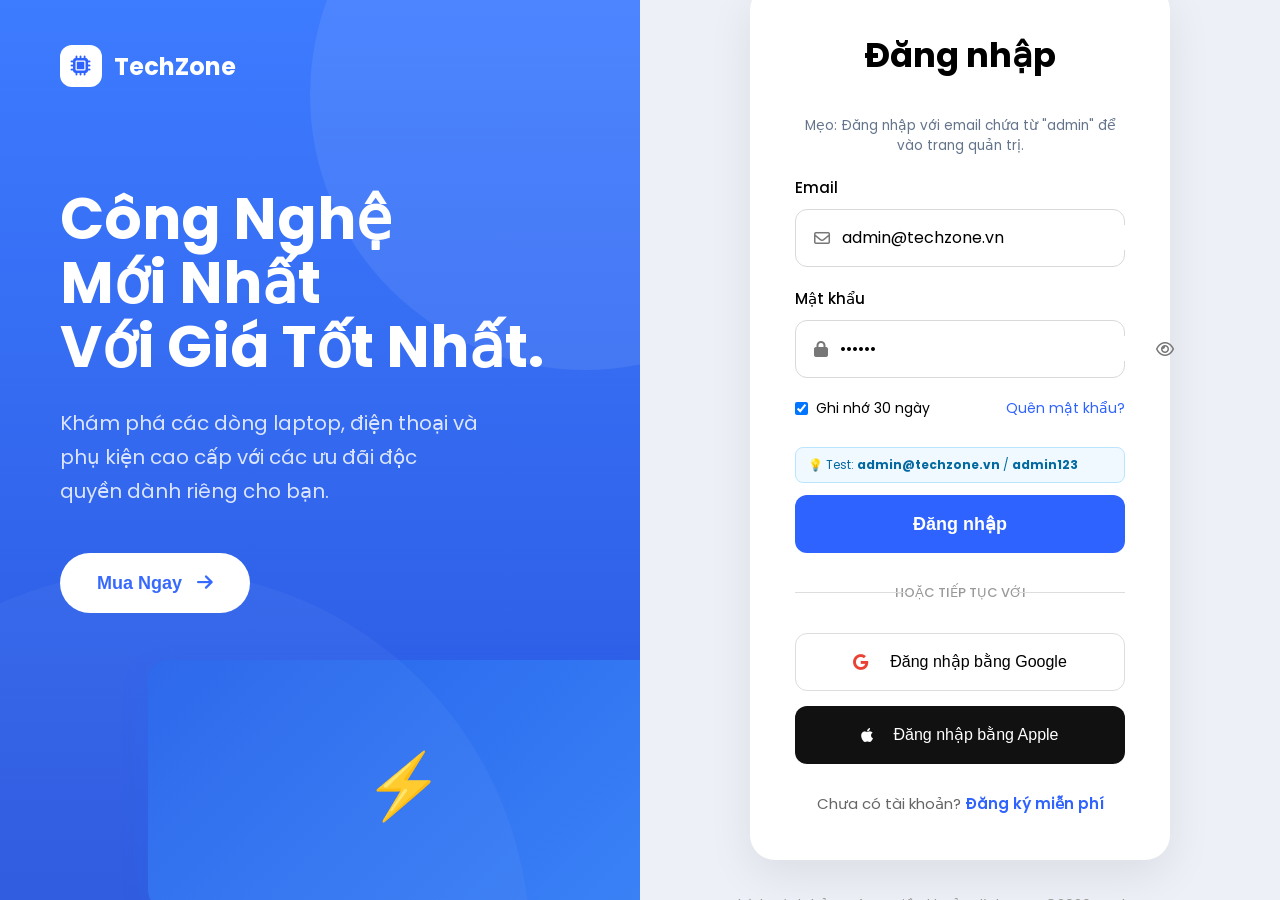
<file: qlisanpham/index.html>
<!DOCTYPE html>
<html lang="vi">
<head>
    <meta charset="UTF-8">
    <meta name="viewport" content="width=device-width, initial-scale=1.0">
    <title>TechZone - Quản Lý Sản Phẩm</title>
    <link class="styles" rel="stylesheet" href="style.css">
    <link rel="stylesheet" href="https://cdnjs.cloudflare.com/ajax/libs/font-awesome/6.4.0/css/all.min.css">
</head>
<body>
    <div class="app-container">
        
        <aside class="sidebar">
            <div class="logo">
                <i class="fa-solid fa-cubes"></i> <span>TechZone Admin</span>
            </div>
            
            <div class="user-profile" style="cursor: pointer;" onclick="location.href='../NguyenNgocHuy_2474802015199/taikhoancanhan/index.html';">
                <img src="https://i.pravatar.cc/150?img=12" alt="Avatar">
                <div class="user-info">
                    <h4>Admin TechZone</h4>
                    <p>Quản lý sản phẩm</p>
                </div>
                <i class="fa-solid fa-chevron-down chv-icon"></i>
            </div>

            <nav class="menu">
                <p class="menu-label">BẢNG ĐIỀU KHIỂN CHÍNH</p>
                <ul>
                    <li><a href="../p11/index.html"><i class="fa-solid fa-chart-pie"></i> Trang Tổng Quan</a></li>
                    <li class="active"><a href="#"><i class="fa-solid fa-box"></i> Các Sản Phẩm</a></li>
                    <li><a href="../p12/index.html"><i class="fa-solid fa-cart-shopping"></i> Quản lý đơn hàng</a></li>
                    <li><a href="#"><i class="fa-solid fa-tags"></i> Thể Loại</a></li>
                    <li><a href="#"><i class="fa-solid fa-warehouse"></i> Hàng Tồn Kho <span class="badge badge-danger">3</span></a></li>
                </ul>

                <p class="menu-label">CÀI ĐẶT</p>
                <ul>
                    <li><a href="#"><i class="fa-solid fa-gear"></i> Hệ Thống</a></li>
                </ul>
            </nav>
        </aside>

        <main class="main-content">
            <header class="top-header">
                <div class="breadcrumb">
                    <p>Không Gian Làm Việc &gt; <span>Sản Phẩm</span></p>
                    <h2>Quản Lý Sản Phẩm</h2>
                </div>
                <div class="header-actions">
                    <div class="search-box">
                        <i class="fa-solid fa-magnifying-glass"></i>
                        <input type="text" placeholder="Tìm kiếm nhanh (Cmd+K)">
                    </div>
                    <div class="notification">
                        <i class="fa-regular fa-bell"></i>
                        <span class="dot"></span>
                    </div>
                </div>
            </header>

            <section class="stats-grid">
                <div class="stat-card">
                    <div class="stat-header">
                        <div class="stat-icon icon-blue"><i class="fa-solid fa-box-archive"></i></div>
                        <span class="trend trend-up">+12.5%</span>
                    </div>
                    <p class="stat-label">Tổng Số Sản Phẩm</p>
                    <h3>1,248</h3>
                </div>
                <div class="stat-card">
                    <div class="stat-header">
                        <div class="stat-icon icon-green"><i class="fa-regular fa-circle-check"></i></div>
                        <span class="trend trend-up">+5.2%</span>
                    </div>
                    <p class="stat-label">Sản Phẩm Đang Hoạt Động</p>
                    <h3>1,092</h3>
                </div>
                <div class="stat-card">
                    <div class="stat-header">
                        <div class="stat-icon icon-orange"><i class="fa-solid fa-triangle-exclamation"></i></div>
                        <span class="trend trend-neutral">0.0%</span>
                    </div>
                    <p class="stat-label">Ít Hàng</p>
                    <h3>124</h3>
                </div>
                <div class="stat-card">
                    <div class="stat-header">
                        <div class="stat-icon icon-red"><i class="fa-regular fa-circle-xmark"></i></div>
                        <span class="trend trend-down">-2.4%</span>
                    </div>
                    <p class="stat-label">Hết Hàng</p>
                    <h3>32</h3>
                </div>
            </section>

            <section class="table-container">
                <div class="filter-bar">
                    <div class="filter-inputs">
                        <div class="input-search">
                            <i class="fa-solid fa-magnifying-glass"></i>
                            <input type="text" placeholder="Tìm sản phẩm...">
                        </div>
                        <button class="btn-filter"><i class="fa-solid fa-filter"></i> Bộ Lọc</button>
                        <button class="btn-filter"><i class="fa-solid fa-arrow-down-z-a"></i> Loại</button>
                    </div>
                    <button class="btn-primary"><i class="fa-solid fa-plus"></i> Tạo Thêm Sản Phẩm</button>
                </div>

                <div class="category-tabs">
                    <button class="tab active">Tất Cả Sản Phẩm</button>
                    <button class="tab">Máy Tính Xách Tay</button>
                    <button class="tab">Máy Tính Để Bàn</button>
                    <button class="tab">Điện Thoại</button>
                    <button class="tab">Tablet</button>
                </div>

                <table class="product-table">
                    <thead>
                        <tr>
                            <th width="40"><input type="checkbox"></th>
                            <th>SẢN PHẨM</th>
                            <th>SKU / DANH MỤC</th>
                            <th>GIÁ / TỒN KHO</th>
                            <th>TRẠNG THÁI</th>
                            <th width="80">HÀNH ĐỘNG</th>
                        </tr>
                    </thead>
                    <tbody id="product-rows">
                        <tr class="product-row selected" data-id="1">
                            <td><input type="checkbox" checked></td>
                            <td>
                                <div class="cell-product">
                                    <div class="prod-img img-samsung"></div>
                                    <div>
                                        <strong>Samsung</strong>
                                        <p>Galaxy S24 Ultra</p>
                                    </div>
                                </div>
                            </td>
                            <td>
                                <strong>SAM-S24U-512</strong>
                                <p>Smartphone</p>
                            </td>
                            <td>
                                <strong>$1,299.00</strong>
                                <p class="stock-alert">Còn 8 sản phẩm</p>
                            </td>
                            <td><span class="status-badge active">● Active</span></td>
                            <td class="actions">
                                <button class="btn-view-eye"><i class="fa-regular fa-eye"></i></button>
                                <button><i class="fa-regular fa-trash-can"></i></button>
                            </td>
                        </tr>
                        <tr class="product-row" data-id="2">
                            <td><input type="checkbox"></td>
                            <td>
                                <div class="cell-product">
                                    <div class="prod-img img-macbook"></div>
                                    <div>
                                        <strong>Apple</strong>
                                        <p>MacBook Pro 16 M3 Max</p>
                                    </div>
                                </div>
                            </td>
                            <td>
                                <strong>APP-MBP-16-M3</strong>
                                <p>Laptop</p>
                            </td>
                            <td>
                                <strong>$3,499.00</strong>
                                <p>Còn 42 sản phẩm</p>
                            </td>
                            <td><span class="status-badge active">● Active</span></td>
                            <td class="actions">
                                <button class="btn-view-eye"><i class="fa-regular fa-eye"></i></button>
                                <button><i class="fa-regular fa-trash-can"></i></button>
                            </td>
                        </tr>
                        <tr class="product-row" data-id="3">
                            <td><input type="checkbox"></td>
                            <td>
                                <div class="cell-product">
                                    <div class="prod-img img-sony"></div>
                                    <div>
                                        <strong>Sony</strong>
                                        <p>Sony WH-1000XM5 Black</p>
                                    </div>
                                </div>
                            </td>
                            <td>
                                <strong>SON-WH5-BLK</strong>
                                <p>Accessories</p>
                            </td>
                            <td>
                                <strong>$398.00</strong>
                                <p style="color: var(--red);">Hết hàng</p>
                            </td>
                            <td><span class="status-badge out">✕ Out of Stock</span></td>
                            <td class="actions">
                                <button class="btn-view-eye"><i class="fa-regular fa-eye"></i></button>
                                <button><i class="fa-regular fa-trash-can"></i></button>
                            </td>
                        </tr>
                    </tbody>
                </table>

                <div class="pagination">
                    <span>Hiển thị 1-3 trên 3 sản phẩm</span>
                    <div class="pages">
                        <button class="btn-page active">1</button>
                        <button class="btn-page">2</button>
                        <button class="btn-page">3</button>
                    </div>
                </div>
            </section>
        </main>

        <!-- PANEL CHI TIẾT SẢN PHẨM BÊN PHẢI -->
        <aside id="detail-panel" class="detail-panel">
            <div class="panel-header">
                <h3>Chi Tiết Sản Phẩm</h3>
                <div class="panel-icons">
                    <button><i class="fa-regular fa-pen-to-square"></i></button>
                    <button id="close-panel" style="background: none; border: none; cursor: pointer; font-size: 16px;"><i class="fa-solid fa-xmark"></i></button>
                </div>
            </div>
            
            <div class="panel-body">
                <div class="product-preview-card">
                    <img id="detail-img" src="https://images.unsplash.com/photo-1610945265064-0e34e5519bbf?w=500" alt="Product Image">
                    <div class="rating"><i class="fa-solid fa-star"></i> <span>4.9</span></div>
                </div>
                
                <div class="detail-title-block">
                    <span id="detail-sub-cat" class="sub-category">SMARTPHONE</span>
                    <h2 id="detail-name">Samsung Galaxy S24 Ultra</h2>
                    <h1 id="detail-price">$1,299.00</h1>
                </div>
                
                <div class="info-grid">
                    <div class="info-box">
                        <p>Trạng thái</p>
                        <strong id="detail-status" class="text-green">● Active</strong>
                    </div>
                    <div class="info-box">
                        <p>Số lượng tồn</p>
                        <strong id="detail-stock">8 sản phẩm còn lại</strong>
                    </div>
                </div>
                
                <div class="detail-list">
                    <div class="list-item">
                        <span>SKU</span>
                        <strong id="detail-sku">SAM-S24U-512</strong>
                    </div>
                    <div class="list-item">
                        <span>Thương hiệu</span>
                        <strong id="detail-brand">Samsung</strong>
                    </div>
                    <div class="list-item">
                        <span>Ngày thêm</span>
                        <strong id="detail-date">Jan 18, 2024</strong>
                    </div>
                </div>
            </div>
            
            <div class="panel-footer" style="padding: 20px; border-top: 1px solid var(--border-color); display: flex; gap: 8px;">
                <button class="btn-outline-full" style="flex: 1; padding: 10px; cursor: pointer; border-radius: 8px;">Xem báo cáo</button>
                <button class="btn-icon-square" style="width: 44px; height: 44px; display: flex; align-items: center; justify-content: center; cursor: pointer; border-radius: 8px;"><i class="fa-regular fa-trash-can"></i></button>
            </div>
        </aside>
    </div>

    <script src="../shared/data.js"></script>
    <script src="../shared/auth.js"></script>
    <script src="../shared/cart.js"></script>
    <script src="script.js"></script>
</body>
</html>
</file>
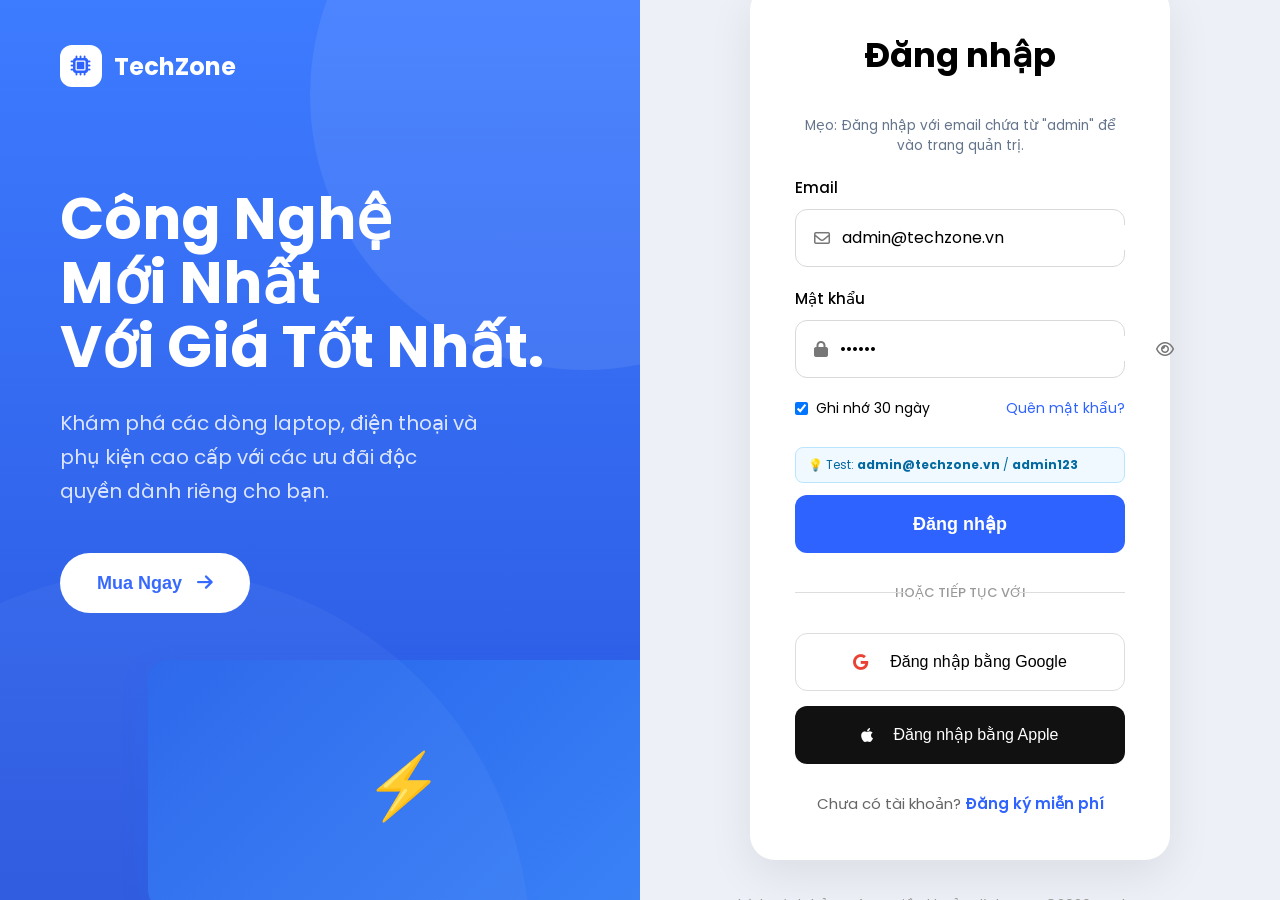
<file: NguyenNgocHuy_2474802015199/dangnhap/index.html>
<!DOCTYPE html>
<html lang="vi">
<head>
    <meta charset="UTF-8">
    <meta name="viewport" content="width=device-width, initial-scale=1.0">
    <title>Đăng nhập TechZone</title>
    <!-- Font -->
    <link rel="preconnect" href="https://fonts.googleapis.com">
    <link rel="preconnect" href="https://fonts.gstatic.com" crossorigin>
    <link href="https://fonts.googleapis.com/css2?family=Poppins:wght@300;400;500;600;700;800&display=swap" rel="stylesheet">
    <!-- Font Awesome -->
    <link rel="stylesheet" href="https://cdnjs.cloudflare.com/ajax/libs/font-awesome/6.6.0/css/all.min.css">
    <!-- CSS -->
    <link rel="stylesheet" href="style.css">
    <link rel="stylesheet" href="responsive.css">
    <style>
        .logo {
            cursor: pointer;
        }
    </style>
</head>
<body>
<div class="container">
    <!-- LEFT -->
    <section class="left">
        <!-- Logo -->
        <div class="logo" onclick="location.href='../../TechZone-Website/index.html';">
            <div class="logo-icon">
                <i class="fa-solid fa-microchip"></i>
            </div>
            <h2>TechZone</h2>
        </div>

        <!-- Text -->
        <div class="hero">
            <h1>
                Công Nghệ
                <br>
                Mới Nhất
                <br>
                Với Giá Tốt Nhất.
            </h1>
            <p>
                Khám phá các dòng laptop, điện thoại và phụ kiện cao cấp với các ưu đãi độc quyền dành riêng cho bạn.
            </p>
            <button onclick="location.href='../../TechZone-Website/index.html';">
                Mua Ngay
                <i class="fa-solid fa-arrow-right"></i>
            </button>
        </div>

        <!-- Image (Fallback to gradient if image not found) -->
        <div class="hero-image" style="background: linear-gradient(135deg, #2563EB 0%, #3B82F6 100%); border-radius: 20px; width: 80%; height: 250px; margin: 20px auto; display: flex; align-items: center; justify-content: center; color: white; font-size: 4rem; font-weight: bold; box-shadow: 0 10px 25px rgba(37,99,235,0.3);">
            ⚡
        </div>
    </section>

    <!-- RIGHT -->
    <section class="right">
        <div class="login-card">
            <h1>Đăng nhập</h1>
            <p style="font-size: 0.85rem; color: #64748B; margin-bottom: 20px; text-align: center;">Mẹo: Đăng nhập với email chứa từ "admin" để vào trang quản trị.</p>

            <!-- Họ và tên (chỉ hiện khi đăng ký) -->
            <div id="name-group" class="form-group" style="display: none;">
                <label>Họ và tên</label>
                <div class="input">
                    <i class="fa-regular fa-user"></i>
                    <input id="full-name" type="text" placeholder="Nhập họ và tên của bạn">
                </div>
            </div>

            <!-- Email -->
            <div class="form-group">
                <label>Email</label>
                <div class="input">
                    <i class="fa-regular fa-envelope"></i>
                    <input type="email" placeholder="Nhập email của bạn" value="admin@techzone.vn">
                </div>
            </div>

            <!-- Password -->
            <div class="form-group">
                <label>Mật khẩu</label>
                <div class="input">
                    <i class="fa-solid fa-lock"></i>
                    <input id="password" type="password" placeholder="Nhập mật khẩu của bạn" value="123456">
                    <i id="eye" class="fa-regular fa-eye"></i>
                </div>
            </div>

            <!-- Option -->
            <div class="option">
                <div class="remember">
                    <input type="checkbox" checked>
                    Ghi nhớ 30 ngày
                </div>
                <a href="#">
                    Quên mật khẩu?
                </a>
            </div>

            <!-- Login -->
            <button class="login-btn">
                Đăng nhập
            </button>

            <div class="line">
                HOẶC TIẾP TỤC VỚI
            </div>

            <!-- Google -->
            <button class="google" type="button">
                <i class="fa-brands fa-google" style="margin-right: 10px; color: #ea4335;"></i>
                Đăng nhập bằng Google
            </button>

            <!-- Apple -->
            <button class="apple" type="button">
                <i class="fa-brands fa-apple" style="margin-right: 10px;"></i>
                Đăng nhập bằng Apple
            </button>

            <p class="signup">
                Chưa có tài khoản?
                <a href="#" class="switch-mode">
                    Đăng ký miễn phí
                </a>
            </p>
        </div>

        <footer>
            <a href="#" style="color: inherit; text-decoration: none; margin-right: 15px;">Chính sách bảo mật</a>
            <a href="#" style="color: inherit; text-decoration: none; margin-right: 15px;">Điều khoản dịch vụ</a>
            <span>©2026 TechZone Inc.</span>
        </footer>
    </section>
</div>

<script src="../../shared/data.js"></script>
<script src="../../shared/auth.js"></script>
<script src="script.js"></script>
</body>
</html>
</file>
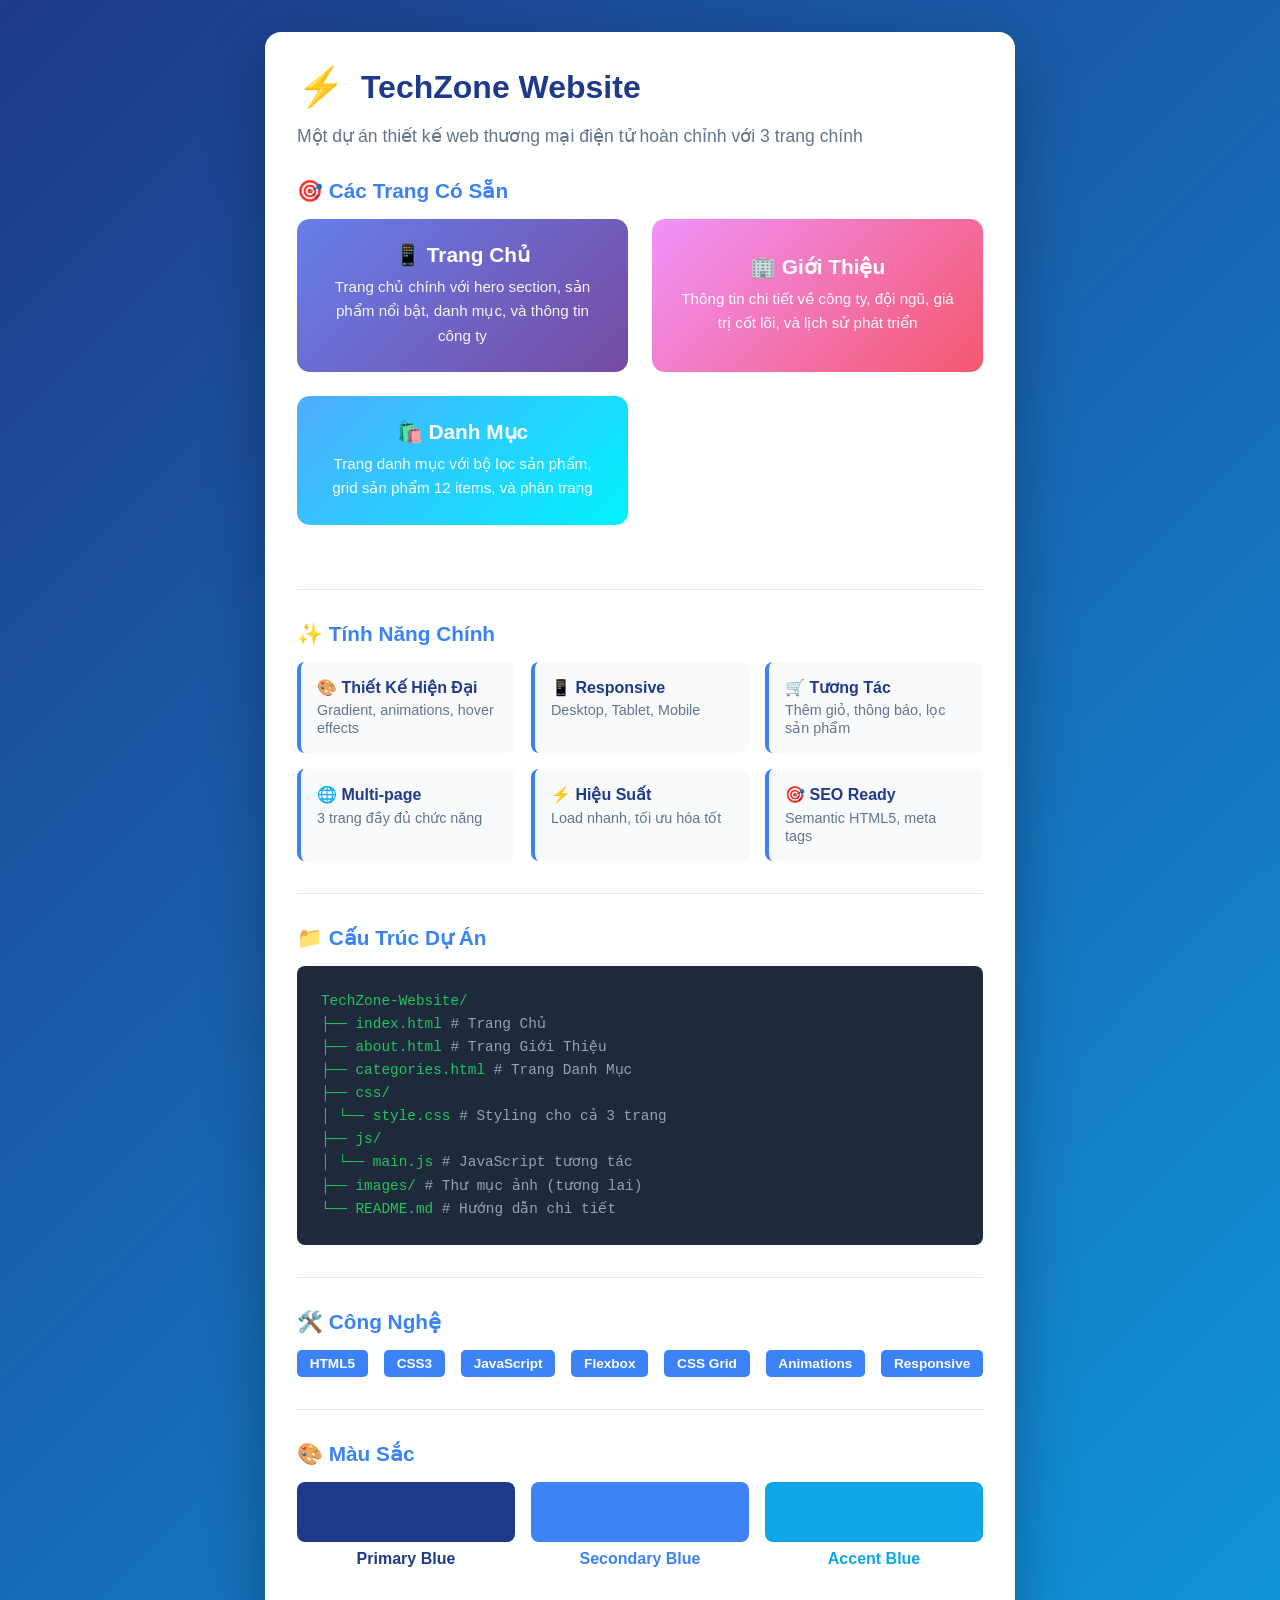
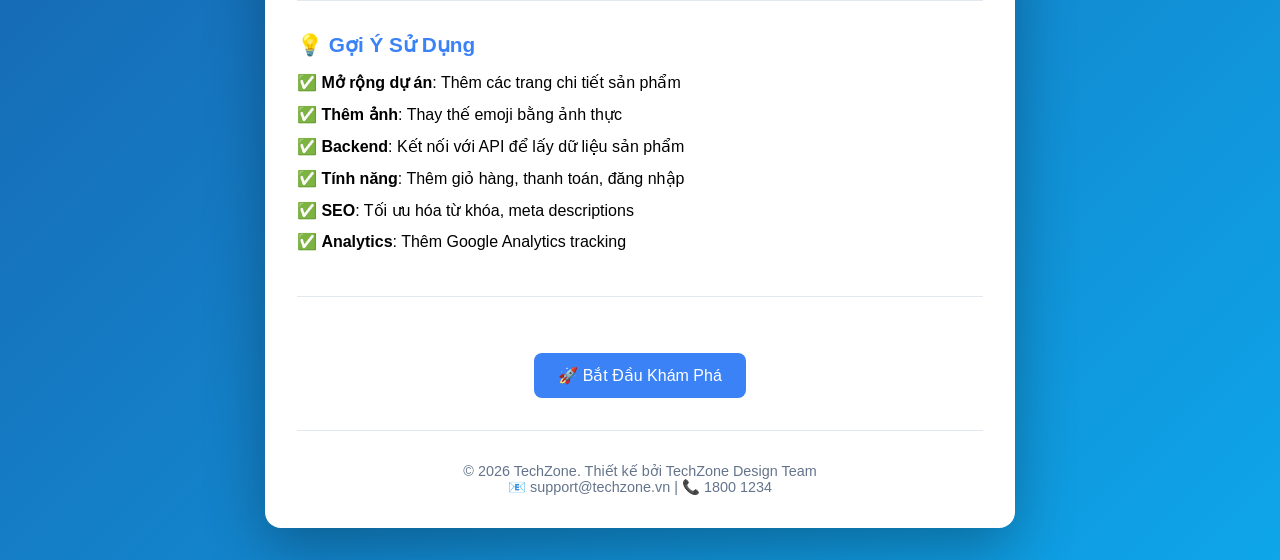
<file: TechZone-Website/welcome.html>
<!DOCTYPE html>
<html lang="vi">
<head>
  <meta charset="UTF-8">
  <meta name="viewport" content="width=device-width, initial-scale=1.0">
  <title>TechZone - Hướng Dẫn Sử Dụng</title>
  <style>
    * {
      margin: 0;
      padding: 0;
      box-sizing: border-box;
    }
    
    body {
      font-family: 'Segoe UI', Tahoma, Geneva, Verdana, sans-serif;
      background: linear-gradient(135deg, #1e3a8a 0%, #0ea5e9 100%);
      min-height: 100vh;
      display: flex;
      align-items: center;
      justify-content: center;
      padding: 2rem;
    }
    
    .container {
      background: white;
      border-radius: 1rem;
      padding: 2rem;
      max-width: 900px;
      box-shadow: 0 20px 60px rgba(0, 0, 0, 0.3);
    }
    
    h1 {
      color: #1e3a8a;
      margin-bottom: 1rem;
      display: flex;
      align-items: center;
      gap: 1rem;
    }
    
    .subtitle {
      color: #64748b;
      margin-bottom: 2rem;
      font-size: 1.1rem;
    }
    
    .section {
      margin-bottom: 2rem;
      padding-bottom: 2rem;
      border-bottom: 1px solid #e2e8f0;
    }
    
    .section:last-child {
      border-bottom: none;
    }
    
    h2 {
      color: #3b82f6;
      margin-bottom: 1rem;
      font-size: 1.3rem;
    }
    
    .pages-grid {
      display: grid;
      grid-template-columns: repeat(auto-fit, minmax(250px, 1fr));
      gap: 1.5rem;
      margin-bottom: 2rem;
    }
    
    .page-card {
      background: linear-gradient(135deg, #667eea 0%, #764ba2 100%);
      color: white;
      padding: 1.5rem;
      border-radius: 0.8rem;
      text-decoration: none;
      transition: all 0.3s ease;
      cursor: pointer;
      border: none;
    }
    
    .page-card:hover {
      transform: translateY(-5px);
      box-shadow: 0 10px 30px rgba(102, 126, 234, 0.4);
    }
    
    .page-card h3 {
      font-size: 1.3rem;
      margin-bottom: 0.5rem;
    }
    
    .page-card p {
      font-size: 0.95rem;
      opacity: 0.95;
      line-height: 1.6;
    }
    
    .features {
      display: grid;
      grid-template-columns: repeat(auto-fit, minmax(200px, 1fr));
      gap: 1rem;
    }
    
    .feature-item {
      background: #f8fafc;
      padding: 1rem;
      border-radius: 0.5rem;
      border-left: 4px solid #3b82f6;
    }
    
    .feature-item strong {
      color: #1e3a8a;
      display: block;
      margin-bottom: 0.3rem;
    }
    
    .feature-item span {
      color: #64748b;
      font-size: 0.9rem;
    }
    
    .tech-stack {
      display: flex;
      gap: 1rem;
      flex-wrap: wrap;
      margin-top: 1rem;
    }
    
    .badge {
      background: #3b82f6;
      color: white;
      padding: 0.4rem 0.8rem;
      border-radius: 0.3rem;
      font-size: 0.85rem;
      font-weight: 600;
    }
    
    .file-structure {
      background: #1e293b;
      color: #22c55e;
      padding: 1.5rem;
      border-radius: 0.5rem;
      font-family: 'Courier New', monospace;
      font-size: 0.9rem;
      overflow-x: auto;
      line-height: 1.6;
    }
    
    .start-btn {
      background: #3b82f6;
      color: white;
      border: none;
      padding: 0.8rem 1.5rem;
      border-radius: 0.5rem;
      font-size: 1rem;
      cursor: pointer;
      transition: all 0.3s ease;
      margin-top: 1.5rem;
    }
    
    .start-btn:hover {
      background: #1e3a8a;
      transform: translateY(-2px);
      box-shadow: 0 5px 15px rgba(59, 130, 246, 0.4);
    }
    
    .emoji {
      font-size: 1.2em;
    }
  </style>
</head>
<body>
  <div class="container">
    <h1><span class="emoji">⚡</span> TechZone Website</h1>
    <p class="subtitle">Một dự án thiết kế web thương mại điện tử hoàn chỉnh với 3 trang chính</p>

    <div class="section">
      <h2>🎯 Các Trang Có Sẵn</h2>
      
      <div class="pages-grid">
        <button class="page-card" onclick="goTo('index.html')">
          <h3>📱 Trang Chủ</h3>
          <p>Trang chủ chính với hero section, sản phẩm nổi bật, danh mục, và thông tin công ty</p>
        </button>
        
        <button class="page-card" style="background: linear-gradient(135deg, #f093fb 0%, #f5576c 100%);" onclick="goTo('about.html')">
          <h3>🏢 Giới Thiệu</h3>
          <p>Thông tin chi tiết về công ty, đội ngũ, giá trị cốt lõi, và lịch sử phát triển</p>
        </button>
        
        <button class="page-card" style="background: linear-gradient(135deg, #4facfe 0%, #00f2fe 100%);" onclick="goTo('categories.html')">
          <h3>🛍️ Danh Mục</h3>
          <p>Trang danh mục với bộ lọc sản phẩm, grid sản phẩm 12 items, và phân trang</p>
        </button>
      </div>
    </div>

    <div class="section">
      <h2>✨ Tính Năng Chính</h2>
      
      <div class="features">
        <div class="feature-item">
          <strong>🎨 Thiết Kế Hiện Đại</strong>
          <span>Gradient, animations, hover effects</span>
        </div>
        
        <div class="feature-item">
          <strong>📱 Responsive</strong>
          <span>Desktop, Tablet, Mobile</span>
        </div>
        
        <div class="feature-item">
          <strong>🛒 Tương Tác</strong>
          <span>Thêm giỏ, thông báo, lọc sản phẩm</span>
        </div>
        
        <div class="feature-item">
          <strong>🌐 Multi-page</strong>
          <span>3 trang đầy đủ chức năng</span>
        </div>
        
        <div class="feature-item">
          <strong>⚡ Hiệu Suất</strong>
          <span>Load nhanh, tối ưu hóa tốt</span>
        </div>
        
        <div class="feature-item">
          <strong>🎯 SEO Ready</strong>
          <span>Semantic HTML5, meta tags</span>
        </div>
      </div>
    </div>

    <div class="section">
      <h2>📁 Cấu Trúc Dự Án</h2>
      
      <div class="file-structure">
TechZone-Website/<br>
├── index.html              <span style="color: #94a3b8;"># Trang Chủ</span><br>
├── about.html              <span style="color: #94a3b8;"># Trang Giới Thiệu</span><br>
├── categories.html         <span style="color: #94a3b8;"># Trang Danh Mục</span><br>
├── css/<br>
│   └── style.css           <span style="color: #94a3b8;"># Styling cho cả 3 trang</span><br>
├── js/<br>
│   └── main.js             <span style="color: #94a3b8;"># JavaScript tương tác</span><br>
├── images/                 <span style="color: #94a3b8;"># Thư mục ảnh (tương lai)</span><br>
└── README.md               <span style="color: #94a3b8;"># Hướng dẫn chi tiết</span><br>
      </div>
    </div>

    <div class="section">
      <h2>🛠️ Công Nghệ</h2>
      
      <div class="tech-stack">
        <div class="badge">HTML5</div>
        <div class="badge">CSS3</div>
        <div class="badge">JavaScript</div>
        <div class="badge">Flexbox</div>
        <div class="badge">CSS Grid</div>
        <div class="badge">Animations</div>
        <div class="badge">Responsive</div>
      </div>
    </div>

    <div class="section">
      <h2>🎨 Màu Sắc</h2>
      
      <div style="display: grid; grid-template-columns: repeat(auto-fit, minmax(120px, 1fr)); gap: 1rem;">
        <div style="text-align: center;">
          <div style="background: #1e3a8a; width: 100%; height: 60px; border-radius: 0.5rem; margin-bottom: 0.5rem;"></div>
          <span style="color: #1e3a8a; font-weight: 600;">Primary Blue</span>
        </div>
        <div style="text-align: center;">
          <div style="background: #3b82f6; width: 100%; height: 60px; border-radius: 0.5rem; margin-bottom: 0.5rem;"></div>
          <span style="color: #3b82f6; font-weight: 600;">Secondary Blue</span>
        </div>
        <div style="text-align: center;">
          <div style="background: #0ea5e9; width: 100%; height: 60px; border-radius: 0.5rem; margin-bottom: 0.5rem;"></div>
          <span style="color: #0ea5e9; font-weight: 600;">Accent Blue</span>
        </div>
      </div>
    </div>

    <div class="section">
      <h2>💡 Gợi Ý Sử Dụng</h2>
      
      <ul style="list-style: none; padding: 0;">
        <li style="margin-bottom: 0.8rem;">✅ <strong>Mở rộng dự án</strong>: Thêm các trang chi tiết sản phẩm</li>
        <li style="margin-bottom: 0.8rem;">✅ <strong>Thêm ảnh</strong>: Thay thế emoji bằng ảnh thực</li>
        <li style="margin-bottom: 0.8rem;">✅ <strong>Backend</strong>: Kết nối với API để lấy dữ liệu sản phẩm</li>
        <li style="margin-bottom: 0.8rem;">✅ <strong>Tính năng</strong>: Thêm giỏ hàng, thanh toán, đăng nhập</li>
        <li style="margin-bottom: 0.8rem;">✅ <strong>SEO</strong>: Tối ưu hóa từ khóa, meta descriptions</li>
        <li style="margin-bottom: 0.8rem;">✅ <strong>Analytics</strong>: Thêm Google Analytics tracking</li>
      </ul>
    </div>

    <div style="text-align: center;">
      <button class="start-btn" onclick="goTo('index.html')">
        🚀 Bắt Đầu Khám Phá
      </button>
    </div>

    <div style="margin-top: 2rem; padding-top: 2rem; border-top: 1px solid #e2e8f0; text-align: center; color: #64748b; font-size: 0.9rem;">
      <p>&copy; 2026 TechZone. Thiết kế bởi TechZone Design Team</p>
      <p>📧 support@techzone.vn | 📞 1800 1234</p>
    </div>
  </div>

  <script>
    function goTo(page) {
      window.location.href = page;
    }
  </script>
</body>
</html>
</file>
<file: qlisanpham/style.css>
:root {
    --bg-main: #F8F9FC;
    --sidebar-bg: #FFFFFF;
    --primary-blue: #1A56DB;
    --text-dark: #111827;
    --text-muted: #6B7280;
    --border-color: #E5E7EB;
    
    --green: #0E9F6E;
    --green-light: #DEF7EC;
    --orange: #D97706;
    --orange-light: #FEF3C7;
    --red: #E02424;
    --red-light: #FDE8E8;
}

* {
    margin: 0;
    padding: 0;
    box-sizing: border-box;
    font-family: 'Inter', system-ui, -apple-system, sans-serif;
}

body {
    background-color: var(--bg-main);
    color: var(--text-dark);
}

.app-container {
    display: flex;
    min-height: 100vh;
}

/* SIDEBAR */
.sidebar {
    width: 260px;
    background-color: var(--sidebar-bg);
    border-right: 1px solid var(--border-color);
    padding: 24px 16px;
    display: flex;
    flex-direction: column;
}

.logo {
    display: flex;
    align-items: center;
    gap: 10px;
    font-size: 20px;
    font-weight: 700;
    color: var(--primary-blue);
    margin-bottom: 32px;
    padding-left: 8px;
}

.user-profile {
    display: flex;
    align-items: center;
    gap: 12px;
    padding: 12px;
    background: #F3F4F6;
    border-radius: 12px;
    margin-bottom: 24px;
}

.user-profile img {
    width: 40px;
    height: 40px;
    border-radius: 50%;
    object-fit: cover;
}

.user-info h4 { font-size: 14px; font-weight: 600; }
.user-info p { font-size: 12px; color: var(--text-muted); }
.chv-icon { margin-left: auto; font-size: 12px; color: var(--text-muted); }

.menu-label {
    font-size: 11px;
    font-weight: 600;
    color: var(--text-muted);
    margin: 16px 0 8px 8px;
    letter-spacing: 0.5px;
}

.menu ul { list-style: none; }
.menu li a {
    display: flex;
    align-items: center;
    gap: 12px;
    padding: 10px 12px;
    color: var(--text-dark);
    text-decoration: none;
    font-size: 14px;
    font-weight: 500;
    border-radius: 8px;
    margin-bottom: 4px;
}

.menu li.active a, .menu li a:hover {
    background-color: #EFF6FF;
    color: var(--primary-blue);
}

.badge {
    margin-left: auto;
    font-size: 11px;
    padding: 2px 6px;
    border-radius: 10px;
    font-weight: bold;
}
.badge-danger { background: var(--red-light); color: var(--red); }

/* MAIN CONTENT */
.main-content {
    flex: 1;
    padding: 32px;
    overflow-y: auto;
}

.top-header {
    display: flex;
    justify-content: space-between;
    align-items: center;
    margin-bottom: 24px;
}

.breadcrumb p { font-size: 12px; color: var(--text-muted); }
.breadcrumb h2 { font-size: 24px; font-weight: 700; margin-top: 4px; }

.header-actions { display: flex; align-items: center; gap: 16px; }
.search-box {
    position: relative;
    background: #FFF;
    border: 1px solid var(--border-color);
    border-radius: 8px;
    padding: 8px 12px 8px 36px;
}
.search-box i { position: absolute; left: 12px; top: 12px; color: var(--text-muted); }
.search-box input { border: none; outline: none; font-size: 14px; }

.notification {
    position: relative;
    font-size: 20px;
    cursor: pointer;
    color: var(--text-muted);
}
.notification .dot {
    position: absolute;
    top: 2px; right: 2px;
    width: 6px; height: 6px;
    background: var(--red);
    border-radius: 50%;
}

/* STATS CARDS */
.stats-grid {
    display: grid;
    grid-template-columns: repeat(4, 1fr);
    gap: 16px;
    margin-bottom: 24px;
}

.stat-card {
    background: #FFF;
    padding: 20px;
    border-radius: 16px;
    border: 1px solid var(--border-color);
}

.stat-header {
    display: flex;
    justify-content: space-between;
    align-items: center;
    margin-bottom: 12px;
}

.stat-icon {
    width: 40px;
    height: 40px;
    border-radius: 10px;
    display: flex;
    align-items: center;
    justify-content: center;
    font-size: 18px;
}
.icon-blue { background: #E1EFFE; color: var(--primary-blue); }
.icon-green { background: var(--green-light); color: var(--green); }
.icon-orange { background: var(--orange-light); color: var(--orange); }
.icon-red { background: var(--red-light); color: var(--red); }

.trend { font-size: 12px; font-weight: 600; padding: 2px 6px; border-radius: 6px;}
.trend-up { background: var(--green-light); color: var(--green); }
.trend-neutral { background: #F3F4F6; color: var(--text-muted); }
.trend-down { background: var(--red-light); color: var(--red); }

.stat-label { font-size: 13px; color: var(--text-muted); }
.stat-card h3 { font-size: 24px; font-weight: 700; margin-top: 4px; }

/* TABLE CONTAINER */
.table-container {
    background: #FFF;
    border-radius: 16px;
    border: 1px solid var(--border-color);
    padding: 20px;
}

.filter-bar {
    display: flex;
    justify-content: space-between;
    margin-bottom: 16px;
}

.filter-inputs { display: flex; gap: 8px; }
.input-search {
    position: relative;
    border: 1px solid var(--border-color);
    border-radius: 8px;
    padding: 8px 12px 8px 36px;
}
.input-search i { position: absolute; left: 12px; top: 12px; color: var(--text-muted); }
.input-search input { border: none; outline: none; }

.btn-filter {
    background: #FFF;
    border: 1px solid var(--border-color);
    border-radius: 8px;
    padding: 8px 16px;
    cursor: pointer;
    font-weight: 500;
}

.btn-primary {
    background: var(--primary-blue);
    color: #FFF;
    border: none;
    border-radius: 8px;
    padding: 8px 16px;
    font-weight: 500;
    cursor: pointer;
}

/* CATEGORY TABS */
.category-tabs {
    display: flex;
    gap: 8px;
    margin-bottom: 20px;
}

.tab {
    background: #F9FAFB;
    border: 1px solid var(--border-color);
    padding: 6px 16px;
    border-radius: 20px;
    font-size: 13px;
    cursor: pointer;
}

.tab.active {
    background: var(--text-dark);
    color: #FFF;
}

/* TABLE STYLING */
.product-table {
    width: 100%;
    border-collapse: collapse;
    text-align: left;
}

.product-table th, .product-table td {
    padding: 14px 16px;
    border-bottom: 1px solid var(--border-color);
    font-size: 13px;
}

.product-table th {
    color: var(--text-muted);
    font-weight: 600;
    background: #F9FAFB;
}

.product-row:hover { background: #F9FAFB; cursor: pointer; }
.product-row.selected { background: #EFF6FF; }

.cell-product { display: flex; align-items: center; gap: 12px; }
.prod-img {
    width: 40px; height: 40px;
    border-radius: 8px;
    background-size: cover;
    background-position: center;
    background-color: #F3F4F6;
}

/* Giả lập hình ảnh tĩnh cho sản phẩm */
.img-samsung { background-image: url('https://images.unsplash.com/photo-1610945265064-0e34e5519bbf?w=80'); }
.img-macbook { background-image: url('https://images.unsplash.com/photo-1517336714731-489689fd1ca8?w=80'); }
.img-sony { background-image: url('https://images.unsplash.com/photo-1505740420928-5e560c06d30e?w=80'); }

.product-table td p { color: var(--text-muted); font-size: 12px; }
.stock-alert { color: var(--orange) !important; font-weight: 600; }

.status-badge {
    padding: 4px 8px;
    border-radius: 12px;
    font-size: 11px;
    font-weight: 600;
}
.status-badge.active { background: var(--green-light); color: var(--green); }
.status-badge.out { background: var(--red-light); color: var(--red); }

.actions button {
    background: none; border: none;
    color: var(--text-muted);
    margin-right: 8px; cursor: pointer;
    font-size: 16px;
}

/* PAGINATION */
.pagination {
    display: flex;
    justify-content: space-between;
    align-items: center;
    margin-top: 16px;
    font-size: 13px;
    color: var(--text-muted);
}

.pages { display: flex; align-items: center; gap: 4px; }
.btn-page {
    background: #FFF; border: 1px solid var(--border-color);
    padding: 6px 12px; border-radius: 6px; cursor: pointer;
}
.btn-page.active { background: var(--primary-blue); color: #FFF; }

/* SIDE PANEL RIGHT */
.detail-panel {
    width: 380px;
    background: #FFF;
    border-left: 1px solid var(--border-color);
    display: flex;
    flex-direction: column;
}

.panel-header {
    padding: 20px;
    border-bottom: 1px solid var(--border-color);
    display: flex; justify-content: space-between; align-items: center;
}

.panel-icons button {
    background: none; border: none; font-size: 16px;
    color: var(--text-muted); margin-left: 12px; cursor: pointer;
}

.panel-body { padding: 20px; flex: 1; overflow-y: auto; }

.product-preview-card {
    background: #F9FAFB;
    border-radius: 12px;
    padding: 30px;
    position: relative;
    display: flex; justify-content: center;
    margin-bottom: 20px;
}

.product-preview-card img {
    max-height: 180px; object-fit: contain;
}

.rating {
    position: absolute; top: 12px; right: 12px;
    background: #FFF; padding: 4px 8px; border-radius: 12px;
    font-size: 12px; font-weight: 600; box-shadow: 0 2px 4px rgba(0,0,0,0.05);
}
.rating i { color: #F59E0B; }

.detail-title-block { text-align: center; margin-bottom: 24px; }
.sub-category { font-size: 11px; font-weight: 700; color: var(--primary-blue); letter-spacing: 1px;}
.detail-title-block h2 { font-size: 20px; font-weight: 700; margin: 6px 0; }
.detail-title-block h1 { font-size: 26px; font-weight: 800; }

.info-grid {
    display: grid; grid-template-columns: 1fr 1fr; gap: 12px;
    margin-bottom: 24px;
}
.info-box {
    border: 1px solid var(--border-color); padding: 12px; border-radius: 8px;
}
.info-box p { font-size: 12px; color: var(--text-muted); margin-bottom: 4px;}

.text-green { color: var(--green); }
.text-orange { color: var(--orange); }

.detail-list { margin-bottom: 24px; }
.list-item {
    display: flex; justify-content: space-between;
    padding: 12px 0; border-bottom: 1px solid var(--border-color);
    font-size: 13px;
}
.list-item span { color: var(--text-muted); }

.panel-footer { display: flex; gap: 8px; }
.btn-outline-full {
    flex: 1; background: #FFF; border: 1px solid var(--border-color);
    padding: 12px; border-radius: 8px; font-weight: 600; cursor: pointer;
}
.btn-icon-square {
    width: 44px; background: #FFF; border: 1px solid var(--border-color);
    border-radius: 8px; cursor: pointer; font-size: 16px; color: var(--text-muted);
}
</file>
<file: NguyenNgocHuy_2474802015199/dangnhap/style.css>
/* ==========================
   RESET
========================== */

*{
    margin:0;
    padding:0;
    box-sizing:border-box;
}

body{

    font-family:'Poppins',sans-serif;

    background:#edf1f7;

    height:100vh;

    overflow:hidden;

}

.right{
    overflow-y:auto;
}

/* ==========================
    CONTAINER
========================== */

.container{

    display:flex;

    width:100%;

    height:100vh;

}

/* ==========================
      LEFT
========================== */

.left{

    width:50%;

    background:linear-gradient(180deg,#3d7bff,#2956df);

    position:relative;

    overflow:hidden;

    color:white;

    padding:45px 60px;

}

/* Logo */

.logo{

    display:flex;

    align-items:center;

    gap:12px;

}

.logo-icon{

    width:42px;

    height:42px;

    border-radius:12px;

    background:white;

    color:#2d62ff;

    display:flex;

    justify-content:center;

    align-items:center;

    font-size:20px;

}

.logo h2{

    font-weight:700;

    font-size:24px;

}

/* =====================
Hero
===================== */

.hero{

    margin-top:100px;

}

.hero h1{

    font-size:68px;

    font-weight:700;

    line-height:1.1;

}

.hero p{

    margin-top:28px;

    width:520px;

    color:#dbe5ff;

    line-height:34px;

    font-size:20px;

}

.hero button{

    margin-top:45px;

    width:190px;

    height:60px;

    border:none;

    border-radius:40px;

    background:white;

    color:#2f63ff;

    font-size:18px;

    font-weight:600;

    cursor:pointer;

    transition:.3s;

}

.hero button:hover{

    transform:translateY(-3px);

    box-shadow:0 15px 30px rgba(0,0,0,.15);

}

.hero button i{

    margin-left:10px;

}

/* ======================
Hero Image
====================== */

.hero-image{

    position:absolute;

    width:620px;

    right:-20px;

    bottom:-30px;

}

/* ==========================
      RIGHT
========================== */

.right{

    width:50%;

    display:flex;

    justify-content:center;

    align-items:center;

    flex-direction:column;

}

/* Login Card */

.login-card{

    width:470px;

    background:white;

    border-radius:25px;

    padding:45px;

    box-shadow:0 15px 45px rgba(0,0,0,.08);

}

.login-card h1{

    text-align:center;

    font-size:34px;

    margin-bottom:35px;

}

/* =======================
FORM
======================= */

.form-group{

    margin-bottom:20px;

}

.form-group label{

    display:block;

    margin-bottom:10px;

    font-size:15px;

    font-weight:500;

}

.input{

    display:flex;

    align-items:center;

    border:1px solid #d9d9d9;

    border-radius:12px;

    height:58px;

    padding:0 18px;

}

.input i{

    color:#777;

}

.input input{

    flex:1;

    border:none;

    outline:none;

    font-size:16px;

    margin-left:12px;

    font-family:'Poppins',sans-serif;

}

#eye{

    cursor:pointer;

}

/* ======================
Remember
====================== */

.option{

    display:flex;

    justify-content:space-between;

    align-items:center;

    margin-top:10px;

    margin-bottom:28px;

    font-size:14px;

}

.option a{

    text-decoration:none;

    color:#2f63ff;

}

.remember{

    display:flex;

    align-items:center;

    gap:8px;

}

/* ======================
Login Button
====================== */

.login-btn{

    width:100%;

    height:58px;

    border:none;

    border-radius:12px;

    background:#2f63ff;

    color:white;

    font-size:18px;

    font-weight:600;

    cursor:pointer;

    transition:.3s;

}

.login-btn:hover{

    background:#1f52df;

}
/* ==========================
        Divider
========================== */

.line{

    display:flex;

    align-items:center;

    justify-content:center;

    margin:30px 0;

    color:#999;

    font-size:13px;

    font-weight:500;

    position:relative;

}

.line::before{

    content:"";

    position:absolute;

    left:0;

    width:34%;

    height:1px;

    background:#ddd;

}

.line::after{

    content:"";

    position:absolute;

    right:0;

    width:34%;

    height:1px;

    background:#ddd;

}

/* ==========================
        Google Button
========================== */

.google{

    width:100%;

    height:58px;

    border-radius:12px;

    border:1px solid #ddd;

    background:white;

    font-size:16px;

    font-weight:500;

    cursor:pointer;

    display:flex;

    justify-content:center;

    align-items:center;

    gap:12px;

    transition:.3s;

}

.google:hover{

    background:#f8f8f8;

}

.google img{

    width:22px;

}

/* ==========================
        Apple Button
========================== */

.apple{

    margin-top:15px;

    width:100%;

    height:58px;

    border:none;

    border-radius:12px;

    background:#111;

    color:white;

    font-size:16px;

    font-weight:500;

    cursor:pointer;

    display:flex;

    justify-content:center;

    align-items:center;

    gap:10px;

    transition:.3s;

}

.apple:hover{

    background:black;

}

/* ==========================
        Signup
========================== */

.signup{

    margin-top:28px;

    text-align:center;

    font-size:15px;

    color:#666;

}

.signup a{

    text-decoration:none;

    color:#2f63ff;

    font-weight:600;

}

.signup a:hover{

    text-decoration:underline;

}

/* ==========================
        Footer
========================== */

footer{

    margin-top:35px;

    color:#999;

    font-size:14px;

}

/* ==========================
        Animation
========================== */

.login-card{

    animation:show .8s ease;

}

@keyframes show{

    from{

        transform:translateY(40px);

        opacity:0;

    }

    to{

        transform:translateY(0);

        opacity:1;

    }

}

/* ==========================
        Input Focus
========================== */

.input:focus-within{

    border:1px solid #2f63ff;

    box-shadow:0 0 0 4px rgba(47,99,255,.12);

}

/* ==========================
        Hover Effect
========================== */

.login-btn:hover{

    transform:translateY(-2px);

    box-shadow:0 15px 35px rgba(47,99,255,.35);

}

.google:hover{

    transform:translateY(-2px);

}

.apple:hover{

    transform:translateY(-2px);

}

/* ==========================
        Left Background
========================== */

.left::before{

    content:"";

    position:absolute;

    width:550px;

    height:550px;

    border-radius:50%;

    background:rgba(255,255,255,.08);

    right:-220px;

    top:-180px;

}

.left::after{

    content:"";

    position:absolute;

    width:750px;

    height:750px;

    border-radius:50%;

    background:rgba(255,255,255,.04);

    bottom:-420px;

    left:-220px;

}
</file>
<file: NguyenNgocHuy_2474802015199/dangnhap/responsive.css>
/* ===========================
   Laptop
=========================== */

@media(max-width:1400px){

.hero h1{

    font-size:58px;

}

.hero p{

    width:420px;

}

.hero-image{

    width:520px;

}

.login-card{

    width:420px;

}

}

/* ===========================
   Tablet
=========================== */

@media(max-width:1100px){

.container{

    flex-direction:column;

}

.left{

    width:100%;

    height:45vh;

}

.right{

    width:100%;

    height:55vh;

}

.hero{

    margin-top:40px;

}

.hero h1{

    font-size:46px;

}

.hero p{

    font-size:17px;

}

.hero-image{

    width:380px;

    right:20px;

}

}

/* ===========================
   Mobile
=========================== */

@media(max-width:768px){

.left{

    display:none;

}

.right{

    width:100%;

    height:100vh;

    padding:20px;

}

.login-card{

    width:100%;

    max-width:420px;

    padding:35px;

}

footer{

    text-align:center;

    font-size:12px;

}

}
</file>
